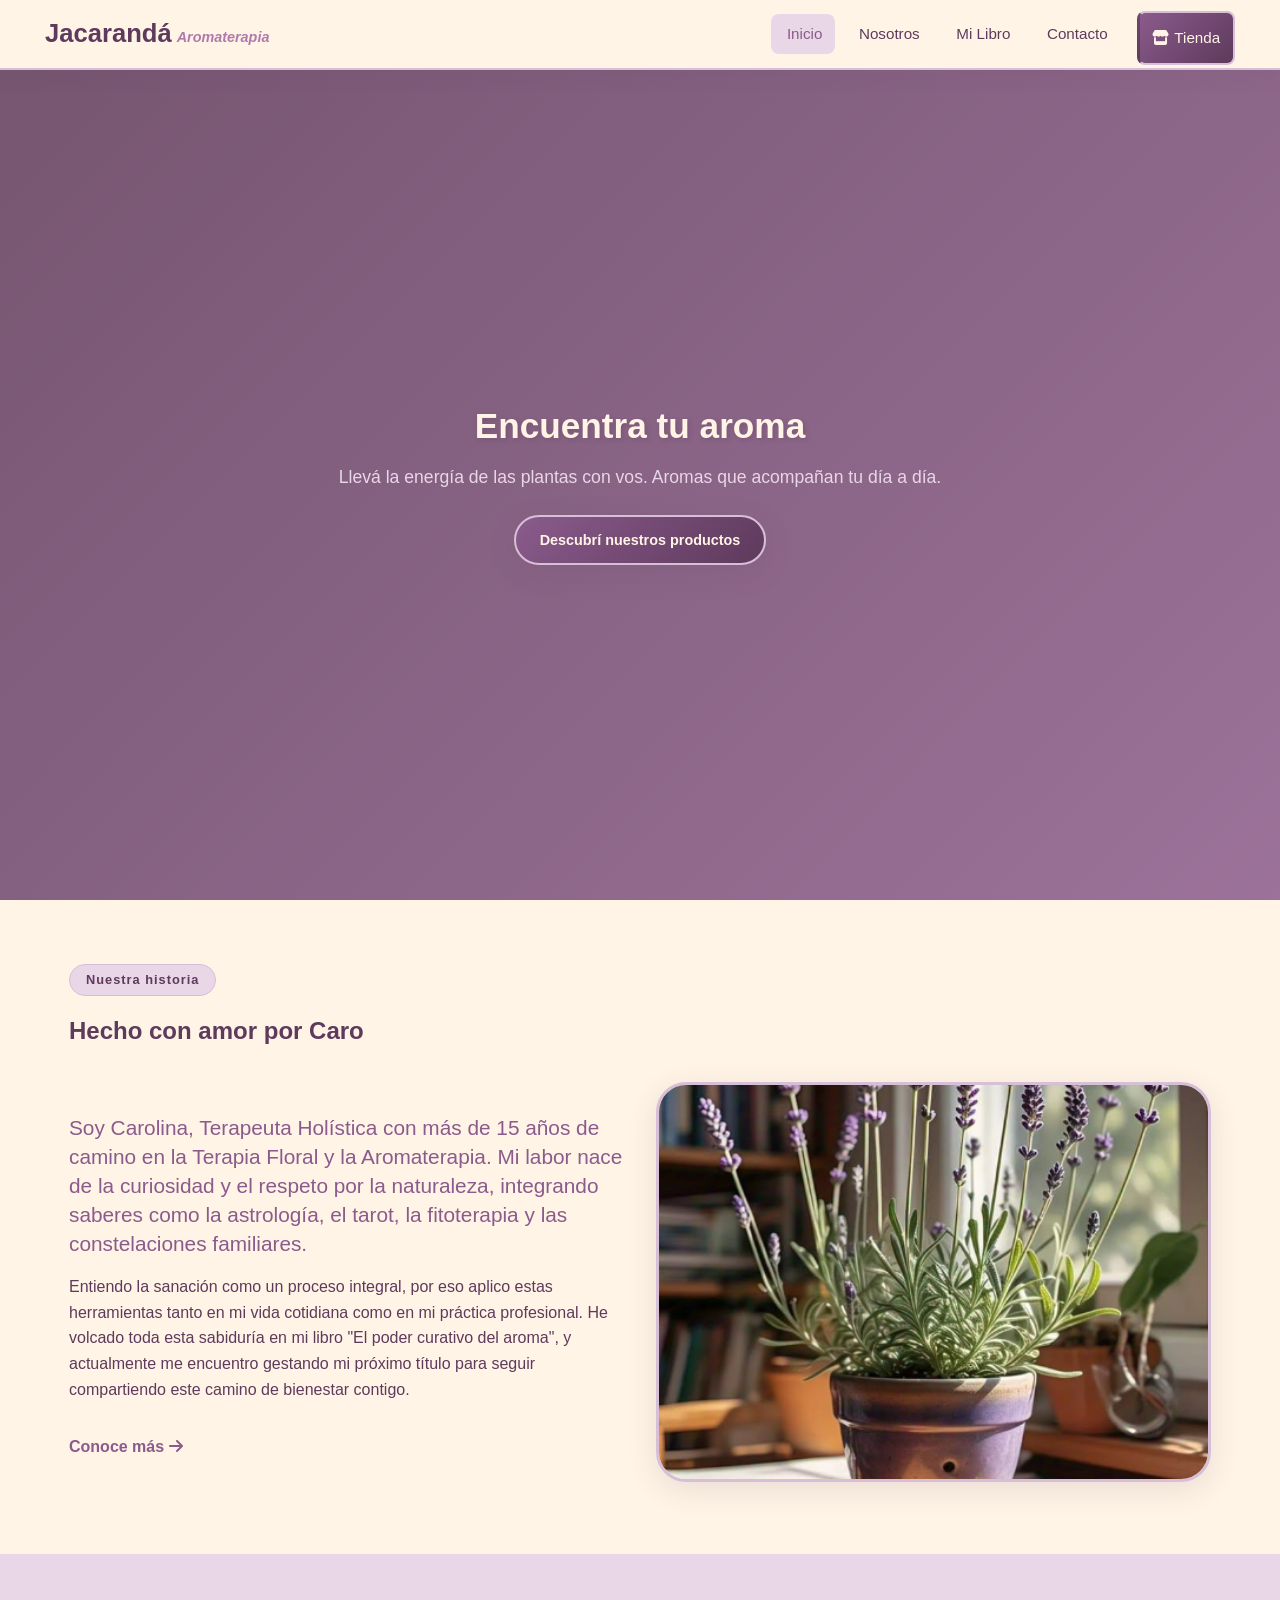
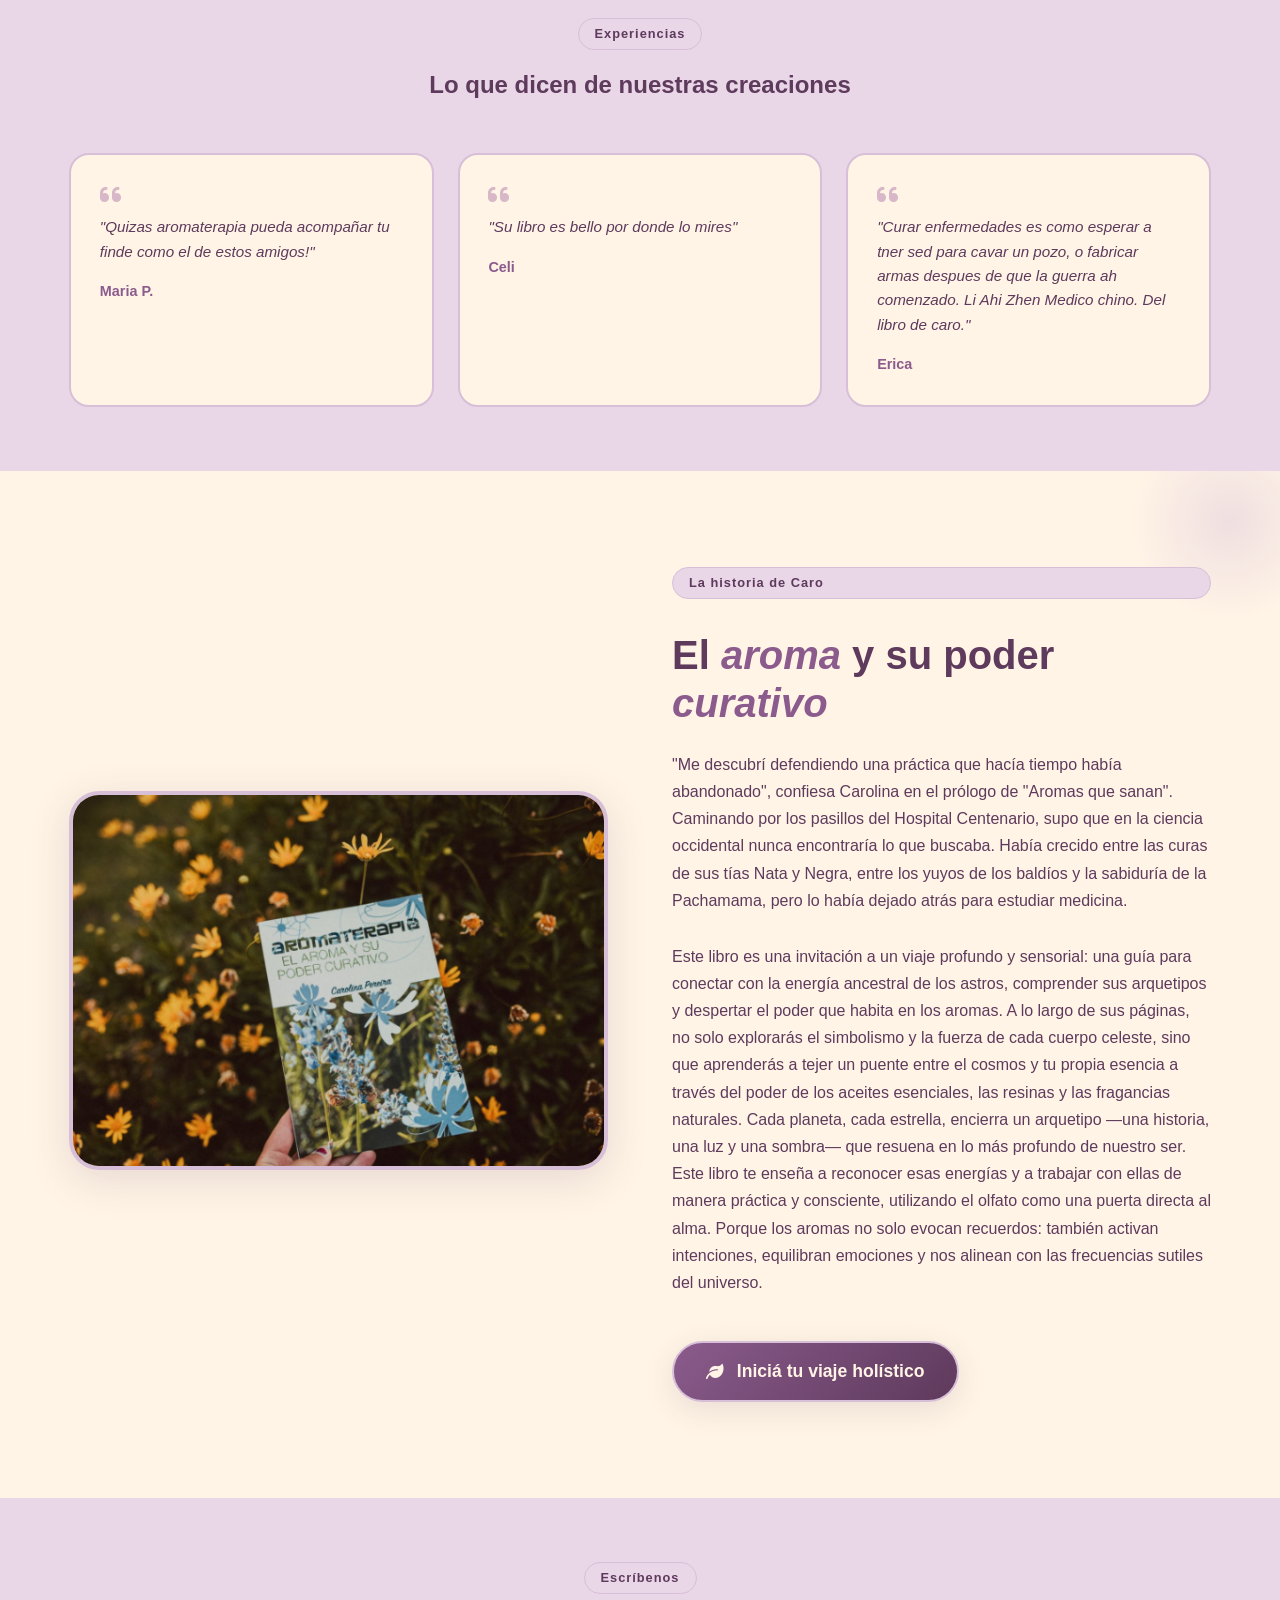
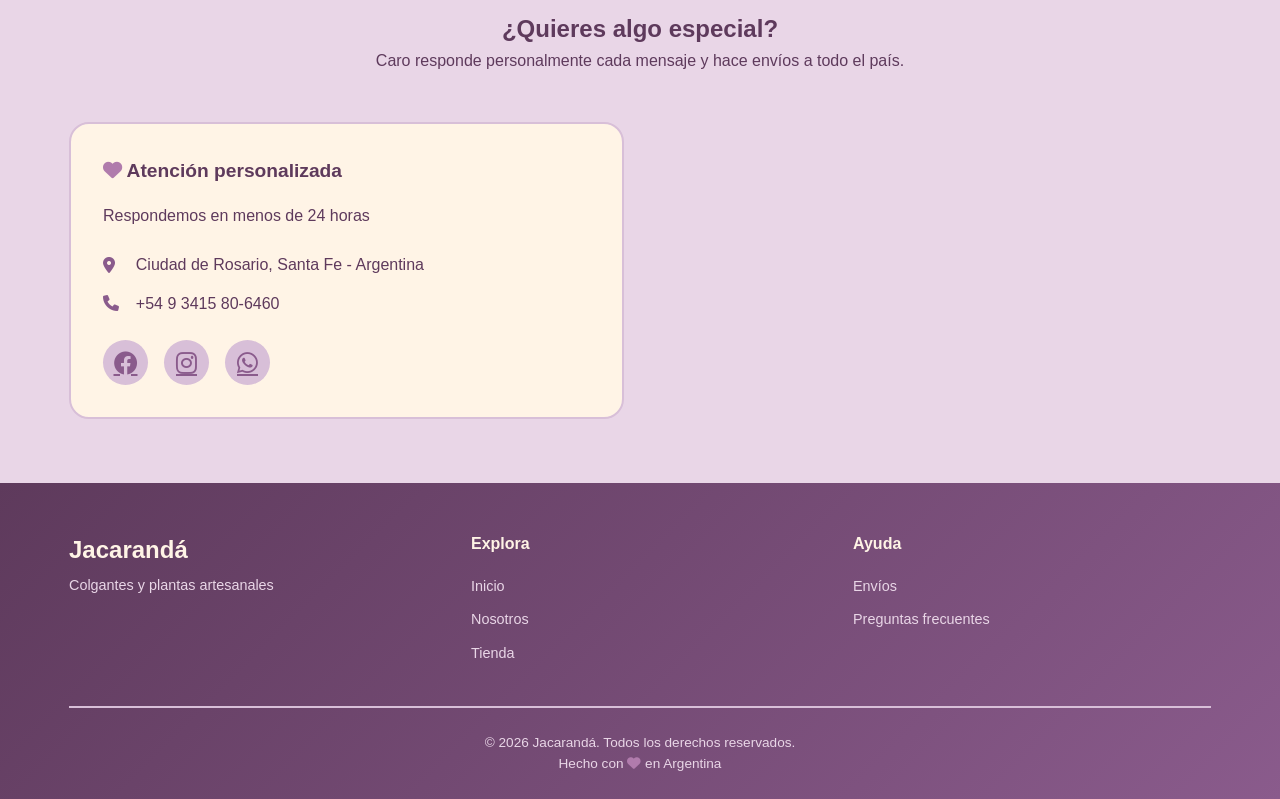
<file: index.html>
<!DOCTYPE html>
<html lang="es">
<head>
    <meta charset="UTF-8">
    <meta name="viewport" content="width=device-width, initial-scale=1.0, maximum-scale=1.0, user-scalable=yes">
    <title>Jacaranda - Aromaterapia Artesanal</title>
    <link rel="stylesheet" href="./css/styles.css">
    <!-- Font Awesome -->
    <link rel="stylesheet" href="https://cdnjs.cloudflare.com/ajax/libs/font-awesome/6.0.0/css/all.min.css">
</th>
</head>
<body>
    <!-- ===== HEADER ===== -->
    <header>
        <div class="container">
            <div class="logo">
                <h1>Jacarandá<span>Aromaterapia</span></h1>
            </div>
            
            <button class="menu-toggle" id="menuToggle">
                <i class="fas fa-bars"></i>
            </button>

            <nav class="nav-menu" id="navMenu">
                <button class="menu-close" id="menuClose">
                    <i class="fas fa-times"></i>
                </button>
                <ul>
                    <li><a href="index.html" class="menu-link active">Inicio</a></li>
                    <li><a href="#nosotros">Nosotros</a></li>
                    <li><a href="#libro-caro">Mi Libro</a></li>
                    <li><a href="#contacto">Contacto</a></li>
                    <li><a href="tienda.html" class="menu-link-tienda">
                        <i class="fas fa-store"></i> Tienda
                    </a></li>
                </ul>
            </nav>
        </div>
    </header>

    <!-- ===== HERO ===== -->
    <section id="inicio" class="hero">
        <div class="container">
            <div class="hero-content">
                <h2>Encuentra tu aroma</h2>
                <p>Llevá la energía de las plantas con vos. Aromas que acompañan tu día a día.</p>
                <a href="tienda.html" class="btn">Descubrí nuestros productos</a>
            </div>
        </div>
    </section>

        <!-- ===== NOSOTROS ===== -->
    <section id="nosotros" class="nosotros">
        <div class="container">
            <div class="nosotros-content">
                <span class="seccion-etiqueta">Nuestra historia</span>
                <h2>Hecho con <span class="destacado">amor</span> por Caro</h2>
                <div class="nosotros-grid">
                    <div class="nosotros-texto">
                        <p class="grande">​Soy Carolina, Terapeuta Holística con más de 15 años de camino en la Terapia Floral y la Aromaterapia. Mi labor nace de la curiosidad y el respeto por la naturaleza, integrando saberes como la astrología, el tarot, la fitoterapia y las constelaciones familiares.</p>
                        <p>​Entiendo la sanación como un proceso integral, por eso aplico estas herramientas tanto en mi vida cotidiana como en mi práctica profesional. He volcado toda esta sabiduría en mi libro "El poder curativo del aroma", y actualmente me encuentro gestando mi próximo título para seguir compartiendo este camino de bienestar contigo.</p>
                        <a href="#contacto" class="btn-link">Conoce más <i class="fas fa-arrow-right"></i></a>
                    </div>
                    <div class="nosotros-imagen">
                        <img src="./recursos/Captura.PNG" alt="Elaboración artesanal de atados y colgantes">
                    </div>
                </div>
            </div>
        </div>
    </section>

    

    <!-- ===== TESTIMONIOS ===== -->
    <section class="testimonios">
        <div class="container">
            <div class="testimonios-header">
                <span class="seccion-etiqueta">Experiencias</span>
                <h2>Lo que dicen de nuestras creaciones</h2>
            </div>
            <div class="testimonios-grid">
                <div class="testimonio-card">
                    <i class="fas fa-quote-left"></i>
                    <p>"Quizas aromaterapia pueda acompañar tu finde como el de estos amigos!"</p>
                    <div class="testimonio-autor">
                        <strong>Maria P.</strong>
                    </div>
                </div>
                <div class="testimonio-card">
                    <i class="fas fa-quote-left"></i>
                    <p>"Su libro es bello por donde lo mires"</p>
                    <div class="testimonio-autor">
                        <strong>Celi</strong>
                    </div>
                </div>
                <div class="testimonio-card">
                    <i class="fas fa-quote-left"></i>
                    <p>"Curar enfermedades es como esperar a tner sed para cavar un pozo, o fabricar armas despues de que la guerra ah comenzado. Li Ahi Zhen Medico chino. Del libro de caro."</p>
                    <div class="testimonio-autor">
                        <strong>Erica</strong>
                    </div>
                </div>
            </div>
        </div>
    </section>

       <!-- ===== LIBRO DE CARO ===== -->
    <section id="libro-caro" class="libro-caro">
    <div class="container">
        <div class="libro-grid">
            <div class="libro-imagen">
                <img src="./recursos/Libro.PNG" alt="Portada del libro de Caro: Aromas que sanan">
            </div>
            <div class="libro-contenido">
                <span class="seccion-etiqueta">La historia de Caro</span>
                <h2>El <span class="destacado">aroma</span> y su poder <span class="destacado">curativo</span></h2>
                <p class="libro-descripcion">
                    "Me descubrí defendiendo una práctica que hacía tiempo había abandonado", confiesa Carolina en el prólogo de "Aromas que sanan". Caminando por los pasillos del Hospital Centenario, supo que en la ciencia occidental nunca encontraría lo que buscaba. Había crecido entre las curas de sus tías Nata y Negra, entre los yuyos de los baldíos y la sabiduría de la Pachamama, pero lo había dejado atrás para estudiar medicina.
                </p>
                <p class="libro-descripcion">
                    Este libro es una invitación a un viaje profundo y sensorial: una guía para conectar con la energía ancestral de los astros, comprender sus arquetipos y despertar el poder que habita en los aromas. A lo largo de sus páginas, no solo explorarás el simbolismo y la fuerza de cada cuerpo celeste, sino que aprenderás a tejer un puente entre el cosmos y tu propia esencia a través del poder de los aceites esenciales, las resinas y las fragancias naturales. Cada planeta, cada estrella, encierra un arquetipo —una historia, una luz y una sombra— que resuena en lo más profundo de nuestro ser. Este libro te enseña a reconocer esas energías y a trabajar con ellas de manera práctica y consciente, utilizando el olfato como una puerta directa al alma. Porque los aromas no solo evocan recuerdos: también activan intenciones, equilibran emociones y nos alinean con las frecuencias sutiles del universo.
                </p>
                <a href="tienda.html" class="btn btn-libro">
                    <i class="fas fa-leaf"></i> Iniciá tu viaje holístico
                </a>
            </div>
        </div>
    </div>
</section>

        <!-- ===== CONTACTO ===== -->
    <section id="contacto" class="contacto">
        <div class="container">
            <div class="contacto-header">
                <span class="seccion-etiqueta">Escríbenos</span>
                <h2>¿Quieres algo especial?</h2>
                <p class="subtitulo">Caro responde personalmente cada mensaje y hace envíos a todo el país.</p>
            </div>
            <div class="contacto-grid">
                <div class="contacto-info">
                    <div class="contacto-card">
                        <h3><i class="fas fa-heart" style="color: var(--jacaranda-claro);"></i> Atención personalizada</h3>
                        <p>Respondemos en menos de 24 horas</p>
                        <div class="contacto-detalles">
                            <p><i class="fas fa-map-marker-alt"></i> Ciudad de Rosario, Santa Fe - Argentina</p>
                            <p><i class="fas fa-phone"></i> +54 9 3415 80-6460</p>
                        </div>
                        <div class="redes-sociales">
                            <a href="https://www.facebook.com/caro.pe.758"><i class="fab fa-facebook"></i></a>
                            <a href="https://www.instagram.com/jacaranda_carolina_pereira?igsh=MXhta3Y1Nnh4bXFneg=="><i class="fab fa-instagram"></i></a>
                            <a href="https://wa.me/5493415806460?text=Hola%21%20Quiero%20consultar%20sobre%20sus%20colgantes%20y%20atados%20medicinales"><i class="fab fa-whatsapp"></i></a>
                        </div>
                    </div>
                </div>
            </div>
        </div>
    </section>

        <!-- ===== FOOTER ===== -->
    <footer>
        <div class="container">
            <div class="footer-content">
                <div class="footer-logo">
                    <h3>Jacarandá</h3>
                    <p>Colgantes y plantas artesanales</p>
                </div>
                <div class="footer-links">
                    <div class="footer-col">
                        <h4>Explora</h4>
                        <ul>
                            <li><a href="index.html">Inicio</a></li>
                            <li><a href="#nosotros">Nosotros</a></li>
                            <li><a href="tienda.html">Tienda</a></li>
                        </ul>
                    </div>
                    <div class="footer-col">
                        <h4>Ayuda</h4>
                        <ul>
                            <li><a href="https://wa.me/5493415806460?text=Hola%21%20Quiero%20consultar%20sobre%20sus%20productos%20de%20aromaterapia">Envíos</a></li>
                            <li><a href="https://wa.me/5493415806460?text=Hola%21%20Quiero%20consultar%20sobre%20sus%20productos%20de%20aromaterapia">Preguntas frecuentes</a></li>
                        </ul>
                    </div>
                </div>
            </div>
            <div class="footer-bottom">
                <p>&copy; 2026 Jacarandá. Todos los derechos reservados.</p>
                <p>Hecho con <i class="fas fa-heart" style="color: var(--jacaranda-claro);"></i> en Argentina</p>
            </div>
        </div>
    </footer>

    <script src="./scripts/productos.js"></script>
    <script src="./scripts/script.js"></script>
</body>
</html>
</file>
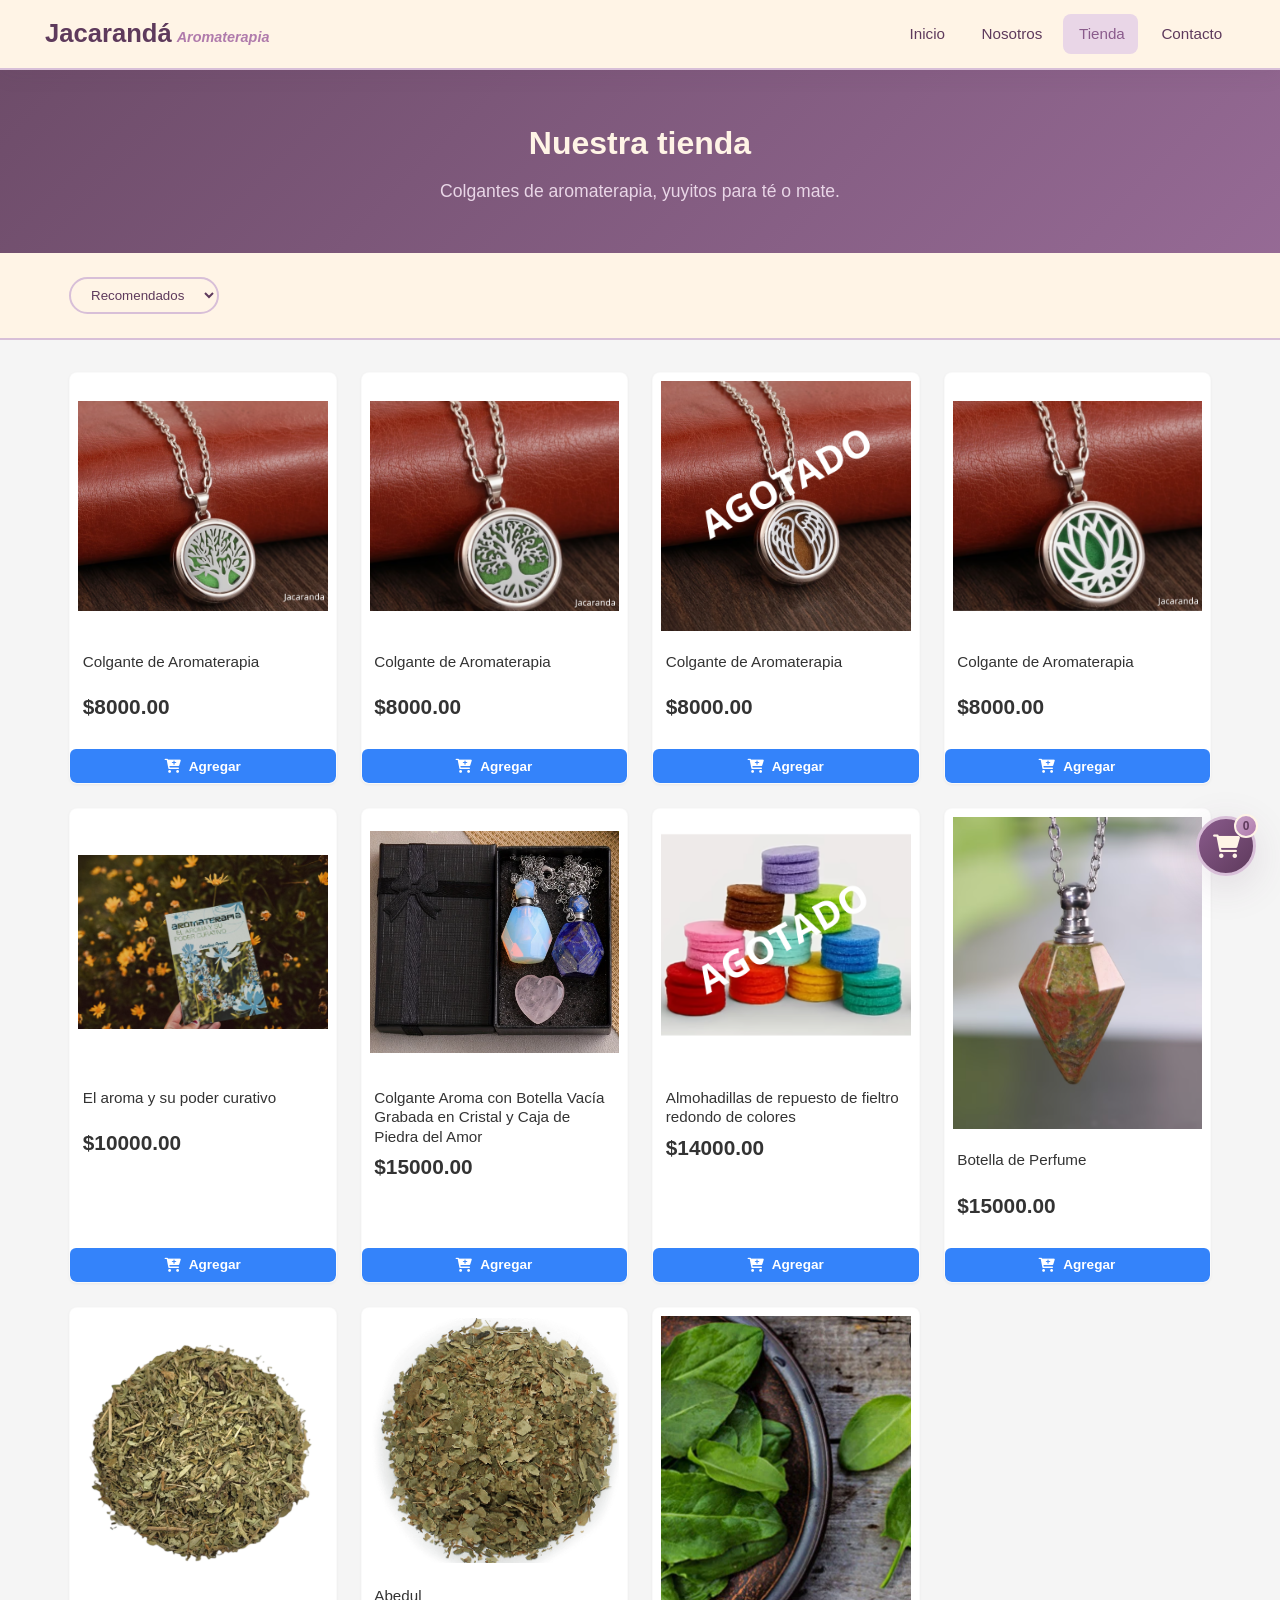
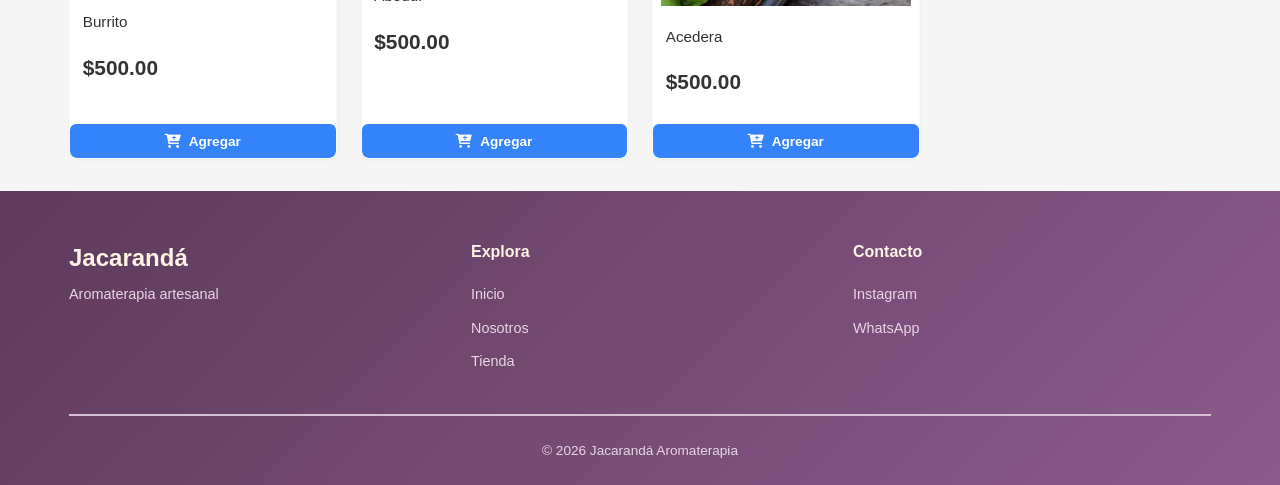
<file: tienda.html>
<!DOCTYPE html>
<html lang="es">
<head>
    <meta charset="UTF-8">
    <meta name="viewport" content="width=device-width, initial-scale=1.0, maximum-scale=1.0, user-scalable=yes">
    <title>Tienda Jacarandá - Aceites esenciales artesanales</title>
    <link rel="stylesheet" href="./css/styles.css">
    <!-- Font Awesome -->
    <link rel="stylesheet" href="https://cdnjs.cloudflare.com/ajax/libs/font-awesome/6.0.0/css/all.min.css">
</head>
<body>
    <!-- ===== HEADER ===== -->
    <header>
        <div class="container">
            <div class="logo">
                <h1>Jacarandá<span>Aromaterapia</span></h1>
            </div>
            
            <button class="menu-toggle" id="menuToggle">
                <i class="fas fa-bars"></i>
            </button>

            <nav class="nav-menu" id="navMenu">
                <button class="menu-close" id="menuClose">
                    <i class="fas fa-times"></i>
                </button>
                <ul>
                    <li><a href="index.html" class="menu-link">Inicio</a></li>
                    <li><a href="index.html#nosotros">Nosotros</a></li>
                    <li><a href="tienda.html" class="menu-link active">Tienda</a></li>
                    <li><a href="index.html#contacto">Contacto</a></li>
                </ul>
            </nav>
        </div>
    </header>

    <!-- ===== CARRITO FLOTANTE ===== -->
    <div class="cart-floating" id="cartFloating">
        <button class="cart-toggle" id="cartToggle">
            <i class="fas fa-shopping-cart"></i>
            <span class="cart-count" id="cartCount">0</span>
        </button>
        
        <div class="cart-panel" id="cartPanel">
            <div class="cart-header">
                <h3>Mi carrito</h3>
                <button class="cart-close" id="cartClose">
                    <i class="fas fa-times"></i>
                </button>
            </div>
            <div class="cart-items" id="cartItems">
                <p class="cart-empty">Tu carrito está vacío</p>
            </div>
            <div class="cart-footer">
                <div class="cart-total">
                    <span>Total:</span>
                    <span id="cartTotal">$0.00</span>
                </div>
                <button class="btn btn-primary" id="checkoutBtn">
                    <i class="fas fa-check-circle"></i> Finalizar compra
                </button>
            </div>
        </div>
    </div>

        <!-- ===== HERO TIENDA ===== -->
    <section class="hero-tienda">
        <div class="container">
            <div class="hero-tienda-content">
                <h1>Nuestra tienda</h1>
                <p>Colgantes de aromaterapia, yuyitos para té o mate.</p>
            </div>
        </div>
    </section>

    <!-- ===== FILTROS ===== -->
    <section class="filtros">
        <div class="container">
            <div class="filtros-wrapper">
                <div class="ordenar">
                    <select id="ordenarPor">
                        <option value="recomendados">Recomendados</option>
                        <option value="menor-precio">Menor precio</option>
                        <option value="mayor-precio">Mayor precio</option>
                    </select>
                </div>
            </div>
        </div>
    </section>

    <!-- ===== PRODUCTOS GRID ===== -->
    <section class="tienda-productos">
        <div class="container">
            <div class="productos-grid" id="productosGrid"></div>
            
            <!-- Cargando... -->
            <div class="cargando" id="cargando" style="display: none;">
                <i class="fas fa-spinner fa-spin"></i> Cargando productos...
            </div>
        </div>
    </section>

    <!-- ===== FOOTER ===== -->
    <footer>
        <div class="container">
            <div class="footer-content">
                <div class="footer-logo">
                    <h3>Jacarandá</h3>
                    <p>Aromaterapia artesanal</p>
                </div>
                <div class="footer-links">
                    <div class="footer-col">
                        <h4>Explora</h4>
                        <ul>
                            <li><a href="index.html">Inicio</a></li>
                            <li><a href="index.html#nosotros">Nosotros</a></li>
                            <li><a href="tienda.html">Tienda</a></li>
                        </ul>
                    </div>
                    <div class="footer-col">
                        <h4>Contacto</h4>
                        <ul>
                            <li><a href="https://www.instagram.com/jacaranda_carolina_pereira?igsh=MXhta3Y1Nnh4bXFneg==">Instagram</a></li>
                            <li><a href="https://wa.me/5493415806460?text=Hola%21%20Quiero%20consultar%20sobre%20sus%20productos%20de%20aromaterapia">WhatsApp</a></li>
                        </ul>
                    </div>
                </div>
            </div>
            <div class="footer-bottom">
                <p>&copy; 2026 Jacarandá Aromaterapia</p>
            </div>
        </div>
    </footer>

    <script src="./scripts/productos.js"></script>
    <script src="./scripts/script.js"></script>
</body>
</html>
</file>
<file: css/styles.css>
/* ===== RESET Y VARIABLES ===== */
* {
    margin: 0;
    padding: 0;
    box-sizing: border-box;
}

:root {
    /* Paleta Jacarandá */
    --blanco-crema: #FFF4E6;
    --lila-niebla: #E9D6E7;
    --lavanda-flor: #D8BFD8;
    --violeta-dulce: #C8A2C8;
    --jacaranda-claro: #B07BAC;
    --purpura-flor: #8A5B8C;
    --violeta-profundo: #5E3A5C;
    
    /* Sombras */
    --sombra-suave: 0 5px 20px rgba(94, 58, 92, 0.08);
    --sombra-media: 0 8px 30px rgba(94, 58, 92, 0.12);
    --sombra-fuerte: 0 10px 40px rgba(94, 58, 92, 0.15);
    
    /* Tipografía */
    --fuente-principal: 'Segoe UI', Tahoma, Geneva, Verdana, sans-serif;
}

body {
    font-family: var(--fuente-principal);
    line-height: 1.6;
    color: var(--violeta-profundo);
    background-color: var(--blanco-crema);
    overflow-x: hidden;
}

.container {
    width: 90%;
    max-width: 1200px;
    margin: 0 auto;
    padding: 0 5px;
}

/* ===== HEADER ===== */
header {
    background-color: var(--blanco-crema);
    box-shadow: var(--sombra-suave);
    position: sticky;
    top: 0;
    z-index: 90;
    height: 70px;
    display: flex;
    align-items: center;
    border-bottom: 2px solid var(--lavanda-flor);
}

header .container {
    display: flex;
    justify-content: space-between;
    align-items: center;
    width: 100%;
    height: 100%; /* Asegura que ocupe todo el alto del header */
}

.logo {
    display: flex;
    align-items: center;
    height: 100%;
}

.logo h1 {
    font-size: 1.3rem;
    color: var(--violeta-profundo);
    font-weight: 700;
    margin: 0;
    line-height: 1;
}

.logo span {
    color: var(--jacaranda-claro);
    font-style: italic;
    margin-left: 5px;
    font-size: 0.9rem;
}

/* ===== MENÚ HAMBURGUESA ===== */
.menu-toggle {
    background: none;
    border: 2px solid var(--lavanda-flor);
    font-size: 1.4rem;
    color: var(--purpura-flor);
    cursor: pointer;
    padding: 0.4rem 0.6rem;
    border-radius: 8px;
    transition: all 0.3s;
}

.menu-toggle:hover {
    background-color: var(--lila-niebla);
    border-color: var(--jacaranda-claro);
}

.menu-close {
    background: var(--lila-niebla);
    border: none;
    font-size: 1.4rem;
    color: var(--violeta-profundo);
    cursor: pointer;
    position: absolute;
    top: 1rem;
    right: 1rem;
    width: 40px;
    height: 40px;
    border-radius: 50%;
    display: flex;
    align-items: center;
    justify-content: center;
}

.nav-menu {
    position: fixed;
    top: 0;
    left: -100%;
    width: 85%;
    max-width: 350px;
    height: 100vh;
    background-color: var(--blanco-crema);
    box-shadow: var(--sombra-fuerte);
    padding: 4rem 2rem;
    transition: left 0.3s ease-in-out;
    z-index: 1000;
    border-right: 3px solid var(--lavanda-flor);
}

.nav-menu.active {
    left: 0;
}

.nav-menu ul {
    list-style: none;
    display: flex;
    flex-direction: column;
    gap: 1.5rem;
}

.nav-menu a {
    text-decoration: none;
    color: var(--violeta-profundo);
    font-size: 1.1rem;
    font-weight: 500;
    transition: all 0.3s;
    display: block;
    padding: 0.5rem 1rem;
    border-radius: 8px;
    border-left: 3px solid transparent;
}

.nav-menu a:hover,
.nav-menu a.active {
    color: var(--purpura-flor);
    background-color: var(--lila-niebla);
    border-left: 3px solid var(--jacaranda-claro);
    padding-left: 1.5rem;
}

.menu-link-tienda {
    background: linear-gradient(135deg, var(--purpura-flor), var(--violeta-profundo));
    color: var(--blanco-crema) !important;
    border-left: none !important;
    text-align: center;
}

.menu-link-tienda i {
    margin-right: 5px;
}

/* ===== HERO - PÁGINA PRINCIPAL ===== */
.hero {
    background: linear-gradient(135deg, rgba(94, 58, 92, 0.85), rgba(138, 91, 140, 0.85)), 
                url('https://www.viveropullally.cl/wp-content/uploads/2017/11/Jacaranda-mimosifolia_-1-1200x1200.jpg');
    background-size: cover;
    background-position: center;
    color: var(--blanco-crema);
    padding: 0;
    text-align: center;
    position: relative;
    display: flex;
    align-items: center;
    justify-content: center;
    min-height: calc(100vh - 70px);
}

.hero-content {
    width: 100%;
    padding: 2rem 0;
}

.hero-content h2 {
    font-size: 1.8rem;
    margin-bottom: 1rem;
    line-height: 1.2;
    color: var(--blanco-crema);
    text-shadow: 2px 2px 4px rgba(94, 58, 92, 0.3);
}

.hero-content p {
    font-size: 1rem;
    margin-bottom: 1.5rem;
    color: var(--lila-niebla);
}

/* ===== SECCIÓN ETIQUETA ===== */
.seccion-etiqueta {
    display: inline-block;
    background-color: var(--lila-niebla);
    color: var(--violeta-profundo);
    padding: 0.3rem 1rem;
    border-radius: 50px;
    font-size: 0.8rem;
    font-weight: 600;
    letter-spacing: 1px;
    margin-bottom: 1rem;
    border: 1px solid var(--lavanda-flor);
}

/* ===== NOSOTROS ===== */
.nosotros {
    padding: 4rem 0;
    background-color: var(--blanco-crema);
}

.nosotros-grid {
    display: grid;
    grid-template-columns: 1fr;
    gap: 2rem;
    margin-top: 2rem;
}

.nosotros-texto p.grande {
    font-size: 1.3rem;
    font-weight: 500;
    color: var(--purpura-flor);
    margin-bottom: 1rem;
    line-height: 1.4;
}

.nosotros-texto p {
    margin-bottom: 1rem;
    color: var(--violeta-profundo);
}

.nosotros-imagen img {
    width: 100%;
    height: 400px;
    object-fit: cover;
    border-radius: 30px;
    border: 3px solid var(--lavanda-flor);
    box-shadow: var(--sombra-media);
}

.btn-link {
    display: inline-block;
    color: var(--purpura-flor);
    text-decoration: none;
    font-weight: 600;
    margin-top: 1rem;
    transition: all 0.3s;
}

.btn-link i {
    transition: transform 0.3s;
}

.btn-link:hover {
    color: var(--violeta-profundo);
}

.btn-link:hover i {
    transform: translateX(5px);
}

/* ===== TESTIMONIOS ===== */
.testimonios {
    padding: 4rem 0;
    background-color: var(--lila-niebla);
}

.testimonios-header {
    text-align: center;
    margin-bottom: 3rem;
}

.testimonios-grid {
    display: grid;
    grid-template-columns: 1fr;
    gap: 1.5rem;
}

.testimonio-card {
    background-color: var(--blanco-crema);
    padding: 1.8rem;
    border-radius: 20px;
    border: 2px solid var(--lavanda-flor);
    position: relative;
}

.testimonio-card i {
    color: var(--jacaranda-claro);
    font-size: 1.5rem;
    opacity: 0.5;
    margin-bottom: 0.5rem;
}

.testimonio-card p {
    color: var(--violeta-profundo);
    font-size: 0.95rem;
    margin-bottom: 1rem;
    font-style: italic;
}

.testimonio-autor {
    display: flex;
    flex-direction: column;
}

.testimonio-autor strong {
    color: var(--purpura-flor);
    font-size: 0.9rem;
}

.testimonio-autor span {
    color: var(--jacaranda-claro);
    font-size: 0.8rem;
}

/* ===== CONTACTO ===== */
.contacto {
    padding: 4rem 0;
    background-color: var(--lila-niebla);
}

.contacto-header {
    text-align: center;
    margin-bottom: 3rem;
}

.contacto-grid {
    display: grid;
    grid-template-columns: 1fr;
    gap: 2rem;
}

.contacto-card {
    background-color: var(--blanco-crema);
    padding: 2rem;
    border-radius: 20px;
    border: 2px solid var(--lavanda-flor);
}

.contacto-card h3 {
    color: var(--violeta-profundo);
    margin-bottom: 1rem;
    font-size: 1.2rem;
}

.contacto-detalles {
    margin: 1.5rem 0;
}

.contacto-detalles p {
    margin-bottom: 0.8rem;
    display: flex;
    align-items: center;
    gap: 0.8rem;
    color: var(--violeta-profundo);
}

.contacto-detalles i {
    color: var(--purpura-flor);
    width: 20px;
}

.redes-sociales {
    display: flex;
    gap: 1rem;
}

.redes-sociales a {
    color: var(--purpura-flor);
    font-size: 1.5rem;
    width: 45px;
    height: 45px;
    border-radius: 50%;
    background-color: var(--lavanda-flor);
    display: flex;
    align-items: center;
    justify-content: center;
    transition: all 0.3s;
}

.redes-sociales a:hover {
    color: var(--blanco-crema);
    background: linear-gradient(135deg, var(--purpura-flor), var(--violeta-profundo));
    transform: translateY(-3px) rotate(360deg);
}

.contacto-form {
    background-color: var(--blanco-crema);
    padding: 2rem;
    border-radius: 20px;
    border: 2px solid var(--lavanda-flor);
}

.contacto-form form {
    display: flex;
    flex-direction: column;
    gap: 1rem;
}

.contacto-form input,
.contacto-form textarea {
    padding: 0.8rem 1rem;
    background-color: var(--lila-niebla);
    border: 2px solid var(--lavanda-flor);
    border-radius: 12px;
    font-family: inherit;
    font-size: 0.95rem;
    color: var(--violeta-profundo);
}

.contacto-form input:focus,
.contacto-form textarea:focus {
    outline: none;
    border-color: var(--purpura-flor);
    background-color: var(--blanco-crema);
}

.btn-enviar {
    width: 100%;
    background: linear-gradient(135deg, var(--purpura-flor), var(--violeta-profundo));
    color: var(--blanco-crema);
    border: 2px solid var(--lavanda-flor);
}

/* ===== NEWSLETTER ===== */
.newsletter {
    padding: 3rem 0;
    background: linear-gradient(135deg, var(--violeta-profundo), var(--purpura-flor));
    color: var(--blanco-crema);
    text-align: center;
}

.newsletter-contenido h2 {
    font-size: 1.5rem;
    margin-bottom: 0.5rem;
}

.newsletter-contenido p {
    margin-bottom: 1.5rem;
    color: var(--lila-niebla);
}

.newsletter-form {
    display: flex;
    flex-direction: column;
    gap: 0.5rem;
    max-width: 500px;
    margin: 0 auto;
}

.newsletter-form input {
    padding: 0.8rem 1rem;
    border: 2px solid var(--lavanda-flor);
    border-radius: 30px;
    font-family: inherit;
    background-color: var(--blanco-crema);
}

.texto-pequeño {
    font-size: 0.8rem;
    margin-top: 0.5rem;
    opacity: 0.8;
}

/* ===== HERO TIENDA ===== */
.hero-tienda {
    background: linear-gradient(135deg, rgba(94, 58, 92, 0.9), rgba(138, 91, 140, 0.9));
    padding: 3rem 0;
    text-align: center;
    color: var(--blanco-crema);
}

.hero-tienda-content h1 {
    font-size: 2rem;
    margin-bottom: 0.5rem;
}

.hero-tienda-content p {
    color: var(--lila-niebla);
    font-size: 1.1rem;
}

/* ===== FILTROS ===== */
.filtros {
    padding: 1.5rem 0;
    background-color: var(--blanco-crema);
    border-bottom: 2px solid var(--lavanda-flor);
}

.filtros-wrapper {
    display: flex;
    flex-direction: column;
    gap: 1rem;
}

.filtros-tabs {
    display: flex;
    gap: 0.5rem;
    overflow-x: auto;
    padding-bottom: 0.5rem;
}

.filtro-btn {
    padding: 0.5rem 1.2rem;
    background-color: var(--lila-niebla);
    border: 2px solid var(--lavanda-flor);
    border-radius: 30px;
    color: var(--violeta-profundo);
    font-weight: 600;
    cursor: pointer;
    transition: all 0.3s;
    white-space: nowrap;
}

.filtro-btn.active,
.filtro-btn:hover {
    background: linear-gradient(135deg, var(--purpura-flor), var(--violeta-profundo));
    color: var(--blanco-crema);
    border-color: var(--blanco-crema);
}

.ordenar select {
    padding: 0.5rem 1rem;
    background-color: var(--blanco-crema);
    border: 2px solid var(--lavanda-flor);
    border-radius: 30px;
    color: var(--violeta-profundo);
    font-weight: 500;
    cursor: pointer;
    width: 100%;
}

/* ===== TIENDA PRODUCTOS - ESTILO MERCADO LIBRE ===== */
.tienda-productos {
    padding: 2rem 0;
    background-color: #f5f5f5; /* Fondo gris muy suave como ML */
}

.productos-grid {
    display: grid;
    grid-template-columns: repeat(2, 1fr);
    gap: 1rem;
    margin: 0 auto;
}

.producto-card {
    background: white;
    border-radius: 8px;
    overflow: hidden;
    transition: all 0.2s ease;
    position: relative;
    display: flex;
    flex-direction: column;
    box-shadow: 0 1px 3px rgba(0,0,0,0.05);
    border: 1px solid rgba(0,0,0,0.02);
}

.producto-card:hover {
    box-shadow: 0 8px 16px rgba(0,0,0,0.05);
    border-color: rgba(0,0,0,0.04);
    transform: translateY(-2px);
}

/* Enlace completo del producto */
.producto-link {
    text-decoration: none;
    color: inherit;
    display: flex;
    flex-direction: column;
    height: 100%;
}

/* Imagen - Contenedor cuadrado perfecto */
.producto-img {
    width: 100%;
    aspect-ratio: 1 / 1;
    background-color: white;
    display: flex;
    align-items: center;
    justify-content: center;
    padding: 0.5rem;
    position: relative;
}

.producto-img img {
    width: 100%;
    height: 100%;
    object-fit: contain; /* IMPORTANTE: contain para que se vea el producto completo */
    transition: transform 0.2s ease;
}

.producto-card:hover .producto-img img {
    transform: scale(1.02);
}

/* Etiquetas/Badges */
.producto-badge {
    position: absolute;
    top: 10px;
    left: 10px;
    background-color: #3483fa; /* Azul Mercado Libre */
    color: white;
    padding: 0.2rem 0.6rem;
    border-radius: 4px;
    font-size: 0.7rem;
    font-weight: 600;
    z-index: 2;
    text-transform: uppercase;
    letter-spacing: 0.5px;
}

.producto-badge-oferta {
    background-color: #00a650; /* Verde Mercado Libre */
}

/* Información del producto */
.producto-info {
    padding: 0.8rem 0.8rem 1rem;
    background: white;
    display: flex;
    flex-direction: column;
    gap: 0.2rem;
}

/* Título - 2 líneas máx */
.producto-info h3 {
    color: #333;
    font-size: 0.9rem;
    font-weight: 400;
    line-height: 1.3;
    margin: 0 0 0.2rem;
    display: -webkit-box;
    -webkit-box-orient: vertical;
    overflow: hidden;
    min-height: 2.2rem;
}

/* Descripción oculta en tarjeta (solo para ML) */
.descripcion {
    display: none;
}

/* Precios */
.producto-precio {
    margin: 0.2rem 0;
}

.precio-actual {
    font-size: 1.2rem;
    font-weight: 600;
    color: #333;
    line-height: 1;
}

.precio-anterior {
    font-size: 0.8rem;
    color: #999;
    text-decoration: line-through;
    margin-left: 0.5rem;
}

/* Cuotas */
.producto-cuotas {
    font-size: 0.75rem;
    color: #00a650;
    font-weight: 500;
    margin: 0.1rem 0;
}

/* Envío gratis */
.producto-envio {
    font-size: 0.75rem;
    color: #00a650;
    font-weight: 600;
    display: flex;
    align-items: center;
    gap: 0.2rem;
    margin-top: 0.2rem;
}

.producto-envio i {
    font-size: 0.7rem;
}

/* Botón de agregar - Estilo Mercado Libre */
.btn-agregar {
    background: #3483fa; /* Azul ML */
    color: white;
    border: none;
    padding: 0.6rem;
    border-radius: 6px;
    font-size: 0.85rem;
    font-weight: 600;
    cursor: pointer;
    transition: all 0.2s;
    display: flex;
    align-items: center;
    justify-content: center;
    gap: 0.5rem;
    margin-top: 0.5rem;
    width: 100%;
}

.btn-agregar:hover {
    background: #2968c8; /* Azul ML más oscuro */
    transform: scale(1.01);
}

.btn-agregar i {
    font-size: 0.9rem;
}

/* Estado "Agregado" */
.btn-agregar.agregado {
    background: #00a650; /* Verde ML */
}

/* ===== RESPONSIVE MERCADO LIBRE ===== */
@media screen and (min-width: 480px) {
    .productos-grid {
        grid-template-columns: repeat(2, 1fr);
        gap: 1rem;
    }
}

@media screen and (min-width: 768px) {
    .productos-grid {
        grid-template-columns: repeat(3, 1fr);
        gap: 1.2rem;
    }
    
    .producto-info h3 {
        font-size: 0.95rem;
    }
    
    .precio-actual {
        font-size: 1.3rem;
    }
}

@media screen and (min-width: 1024px) {
    .productos-grid {
        grid-template-columns: repeat(4, 1fr);
        gap: 1.5rem;
    }
}

@media screen and (min-width: 1200px) {
    .productos-grid {
        grid-template-columns: repeat(5, 1fr); /* 5 productos en desktop grande como ML */
        gap: 1.5rem;
    }
}

/* ===== CARRITO ===== */
.cart-floating {
    position: fixed;
    bottom: 1.5rem;
    right: 1.5rem;
    z-index: 1001;
}

.cart-toggle {
    width: 60px;
    height: 60px;
    border-radius: 50%;
    background: linear-gradient(135deg, var(--purpura-flor), var(--violeta-profundo));
    border: 3px solid var(--lavanda-flor);
    color: var(--blanco-crema);
    font-size: 1.5rem;
    cursor: pointer;
    box-shadow: var(--sombra-fuerte);
    display: flex;
    align-items: center;
    justify-content: center;
    position: relative;
    transition: all 0.3s;
}

.cart-toggle:hover {
    transform: scale(1.1) rotate(5deg);
    border-color: var(--blanco-crema);
}

.cart-count {
    position: absolute;
    top: -5px;
    right: -5px;
    background: linear-gradient(135deg, var(--violeta-dulce), var(--jacaranda-claro));
    color: var(--violeta-profundo);
    border-radius: 50%;
    width: 24px;
    height: 24px;
    font-size: 0.75rem;
    display: flex;
    align-items: center;
    justify-content: center;
    font-weight: bold;
    border: 2px solid var(--blanco-crema);
}

.cart-panel {
    position: fixed;
    bottom: 6rem;
    right: 1.5rem;
    width: 90%;
    max-width: 350px;
    background-color: var(--blanco-crema);
    border-radius: 20px;
    box-shadow: var(--sombra-fuerte);
    padding: 1.2rem;
    display: none;
    border: 2px solid var(--lavanda-flor);
    z-index: 1002;
}

.cart-panel.active {
    display: block;
    animation: slideIn 0.3s ease;
}

@keyframes slideIn {
    from {
        opacity: 0;
        transform: translateY(20px);
    }
    to {
        opacity: 1;
        transform: translateY(0);
    }
}

.cart-header {
    display: flex;
    justify-content: space-between;
    align-items: center;
    margin-bottom: 1rem;
    padding-bottom: 0.5rem;
    border-bottom: 2px solid var(--lavanda-flor);
}

.cart-header h3 {
    color: var(--violeta-profundo);
    font-size: 1.1rem;
}

.cart-close {
    background: none;
    border: 2px solid var(--lavanda-flor);
    color: var(--violeta-profundo);
    cursor: pointer;
    width: 30px;
    height: 30px;
    border-radius: 50%;
    display: flex;
    align-items: center;
    justify-content: center;
}

.cart-close:hover {
    background-color: var(--lila-niebla);
    border-color: var(--jacaranda-claro);
}

.cart-items {
    max-height: 300px;
    overflow-y: auto;
    margin-bottom: 1rem;
}

.cart-item {
    display: flex;
    gap: 0.8rem;
    padding: 0.8rem 0;
    border-bottom: 1px solid var(--lavanda-flor);
}

.cart-item-img {
    width: 50px;
    height: 50px;
    border-radius: 10px;
    object-fit: cover;
    border: 2px solid var(--lavanda-flor);
}

.cart-item-info {
    flex: 1;
}

.cart-item-title {
    font-weight: 600;
    color: var(--violeta-profundo);
    font-size: 0.85rem;
}

.cart-item-price {
    color: var(--purpura-flor);
    font-weight: bold;
    font-size: 0.85rem;
}

.cart-item-quantity {
    display: flex;
    align-items: center;
    gap: 0.5rem;
    margin-top: 0.3rem;
}

.quantity-btn {
    background-color: var(--lila-niebla);
    border: 1px solid var(--lavanda-flor);
    width: 24px;
    height: 24px;
    border-radius: 5px;
    cursor: pointer;
    color: var(--violeta-profundo);
}

.quantity-btn:hover {
    background-color: var(--violeta-dulce);
    color: var(--blanco-crema);
}

.cart-item-remove {
    color: #ff6b6b;
    background: none;
    border: 1px solid #ff6b6b;
    border-radius: 5px;
    width: 24px;
    height: 24px;
    display: flex;
    align-items: center;
    justify-content: center;
    cursor: pointer;
}

.cart-empty {
    text-align: center;
    color: var(--jacaranda-claro);
    padding: 1.5rem 0;
}

.cart-footer {
    border-top: 2px solid var(--lavanda-flor);
    padding-top: 1rem;
}

.cart-total {
    display: flex;
    justify-content: space-between;
    font-weight: bold;
    margin-bottom: 1rem;
    color: var(--violeta-profundo);
}

/* ===== FOOTER ===== */
footer {
    background: linear-gradient(135deg, var(--violeta-profundo), var(--purpura-flor));
    color: var(--blanco-crema);
    padding: 3rem 0 1.5rem;
}

.footer-content {
    display: grid;
    grid-template-columns: 1fr;
    gap: 2rem;
    margin-bottom: 2rem;
}

.footer-logo h3 {
    font-size: 1.5rem;
    margin-bottom: 0.3rem;
}

.footer-logo p {
    color: var(--lila-niebla);
    font-size: 0.9rem;
}

.footer-links {
    display: grid;
    grid-template-columns: repeat(2, 1fr);
    gap: 1.5rem;
}

.footer-col h4 {
    margin-bottom: 1rem;
    font-size: 1rem;
    color: var(--blanco-crema);
}

.footer-col ul {
    list-style: none;
}

.footer-col li {
    margin-bottom: 0.5rem;
}

.footer-col a {
    color: var(--lila-niebla);
    text-decoration: none;
    font-size: 0.9rem;
    transition: color 0.3s;
}

.footer-col a:hover {
    color: var(--blanco-crema);
}

.footer-bottom {
    text-align: center;
    padding-top: 1.5rem;
    border-top: 2px solid var(--lavanda-flor);
    font-size: 0.85rem;
    color: var(--lila-niebla);
}

.footer-bottom i {
    color: var(--jacaranda-claro);
}

/* ===== BOTONES ===== */
.btn {
    display: inline-block;
    background: linear-gradient(135deg, var(--purpura-flor), var(--violeta-profundo));
    color: var(--blanco-crema);
    padding: 0.7rem 1.5rem;
    border-radius: 30px;
    text-decoration: none;
    font-weight: 600;
    transition: all 0.3s;
    border: 2px solid var(--lavanda-flor);
    cursor: pointer;
    font-size: 0.9rem;
    box-shadow: var(--sombra-media);
}

.btn:hover {
    transform: translateY(-2px);
    box-shadow: var(--sombra-fuerte);
    border-color: var(--blanco-crema);
}

.btn-primary {
    width: 100%;
}

/* ===== LIBRO DE CARO ===== */
.libro-caro {
    padding: 5rem 0;
    background-color: var(--blanco-crema);
    position: relative;
    overflow: hidden;
}

/* Un pequeño detalle decorativo de fondo */
.libro-caro::before {
    content: '';
    position: absolute;
    top: -50px;
    right: -50px;
    width: 200px;
    height: 200px;
    background: radial-gradient(circle, var(--lavanda-flor) 0%, transparent 70%);
    border-radius: 50%;
    opacity: 0.4;
    z-index: 0;
}

.libro-caro .container {
    position: relative;
    z-index: 2;
}

.libro-grid {
    display: grid;
    grid-template-columns: 1fr; /* Por defecto, una columna en móvil */
    gap: 2.5rem;
    align-items: center;
}

.libro-imagen {
    text-align: center;
}

.libro-imagen img {
    max-width: 100%;
    width: 100%;
    max-width: 350px; /* Limita el tamaño en pantallas grandes */
    height: auto;
    border-radius: 30px;
    box-shadow: var(--sombra-fuerte);
    border: 4px solid var(--lavanda-flor);
    transition: transform 0.4s ease;
}

.libro-imagen img:hover {
    transform: scale(1.02) rotate(1deg);
}

.libro-contenido {
    display: flex;
    flex-direction: column;
    gap: 1rem;
}

.libro-contenido h2 {
    font-size: 2rem;
    color: var(--violeta-profundo);
    margin-bottom: 0.5rem;
    line-height: 1.2;
}

.libro-contenido .destacado {
    color: var(--purpura-flor);
    font-style: italic;
}

.libro-descripcion {
    color: var(--violeta-profundo);
    margin-bottom: 0.8rem;
    line-height: 1.7;
}

.btn-libro {
    display: inline-flex;
    align-items: center;
    justify-content: center;
    gap: 0.8rem;
    background: linear-gradient(135deg, var(--purpura-flor), var(--violeta-profundo));
    color: var(--blanco-crema);
    padding: 0.9rem 2rem;
    border-radius: 50px;
    text-decoration: none;
    font-weight: 600;
    font-size: 1.1rem;
    transition: all 0.3s;
    border: 2px solid var(--lavanda-flor);
    box-shadow: var(--sombra-media);
    margin-top: 1rem;
    align-self: flex-start;
    width: auto;
}

.btn-libro i {
    font-size: 1.1rem;
    transition: transform 0.3s;
}

.btn-libro:hover {
    transform: translateY(-3px);
    box-shadow: var(--sombra-fuerte);
    border-color: var(--blanco-crema);
}

.btn-libro:hover i {
    transform: rotate(10deg) scale(1.1);
}

/* ===== RESPONSIVE LIBRO ===== */
@media screen and (min-width: 768px) {
    .libro-grid {
        grid-template-columns: 1fr 1fr; /* Dos columnas en tablets y desktop */
        gap: 3rem;
    }

    .libro-contenido h2 {
        font-size: 2.2rem;
    }

    .libro-imagen img {
        max-width: 100%; /* La imagen ocupa el ancho de su columna */
    }
}

@media screen and (min-width: 1024px) {
    .libro-caro {
        padding: 6rem 0;
    }
    
    .libro-grid {
        gap: 4rem;
    }
    
    .libro-contenido h2 {
        font-size: 2.5rem;
    }
}

/* ===== RESPONSIVE ===== */
@media screen and (min-width: 768px) {
    .logo h1 {
        font-size: 1.6rem;
    }
    
    .hero-content h2 {
        font-size: 2.2rem;
    }
    
    .hero-content p {
        font-size: 1.1rem;
    }
    
    .nosotros-grid {
        grid-template-columns: 1fr 1fr;
        align-items: center;
    }
    
    .beneficios-grid {
        grid-template-columns: repeat(2, 1fr);
    }
    
    .destacados-grid {
        gap: 2rem;
    }
    
    .destacado-img {
        height: 180px;
    }
    
    .proceso-grid {
        grid-template-columns: repeat(2, 1fr);
    }
    
    .testimonios-grid {
        grid-template-columns: repeat(2, 1fr);
    }
    
    .contacto-grid {
        grid-template-columns: repeat(2, 1fr);
    }
    
    .newsletter-form {
        flex-direction: row;
    }
    
    .newsletter-form input {
        flex: 1;
    }
    
    .footer-content {
        grid-template-columns: 1fr 2fr;
    }
    
    .productos-grid {
        grid-template-columns: repeat(2, 1fr);
    }
    
    .filtros-wrapper {
        flex-direction: row;
        justify-content: space-between;
        align-items: center;
    }
    
    .ordenar select {
        width: auto;
    }
}

@media screen and (min-width: 1024px) {
    .menu-toggle,
    .menu-close {
        display: none !important;
    }
    
    .nav-menu {
        position: static !important;
        left: auto !important;
        width: auto !important;
        height: 100% !important; /* Ocupa todo el alto del header */
        max-width: none !important;
        padding: 0 !important;
        box-shadow: none !important;
        background: none !important;
        border-right: none !important;
        display: flex !important;
        align-items: center !important; /* Centra verticalmente */
    }
    
    .nav-menu ul {
        flex-direction: row !important;
        gap: 0.5rem !important;
        display: flex !important;
        align-items: center !important;
        margin: 0;
        padding: 0;
        height: 100%;
    }
    
    .nav-menu li {
        display: flex;
        align-items: center;
        height: 100%;
    }
    
    .nav-menu a {
        font-size: 0.95rem !important;
        padding: 0.5rem 0.8rem !important;
        display: flex !important;
        align-items: center !important;
        white-space: nowrap; /* Evita que el texto se rompa */
        border-left: 3px solid transparent !important;
        margin: 0;
        height: fit-content;
    }
    
    .nav-menu a:hover,
    .nav-menu a.active {
        padding-left: 0.8rem !important; /* Mantiene el padding consistente */
    }
    
    /* Estilo especial para el enlace de tienda en desktop */
    .menu-link-tienda {
        background: linear-gradient(135deg, var(--purpura-flor), var(--violeta-profundo)) !important;
        color: var(--blanco-crema) !important;
        border-radius: 8px !important;
        margin-left: 0.5rem !important;
        padding: 0.5rem 1rem !important;
        border: 2px solid var(--lavanda-flor) !important;
    }
    
    .menu-link-tienda:hover {
        transform: translateY(-2px);
        box-shadow: var(--sombra-media);
        border-color: var(--blanco-crema) !important;
        padding-left: 1rem !important;
    }
    
    .menu-link-tienda i {
        margin-right: 5px;
    }
    
    .beneficios-grid {
        grid-template-columns: repeat(4, 1fr);
    }
    
    .testimonios-grid {
        grid-template-columns: repeat(3, 1fr);
    }
    
    .productos-grid {
        grid-template-columns: repeat(3, 1fr);
    }
}

@media screen and (min-width: 768px) and (max-width: 1023px) {
    .nav-menu {
        width: 80%;
        max-width: 320px;
    }
    
    .menu-toggle {
        display: block;
    }
    
    .menu-close {
        display: flex;
    }
}

/* Ajuste para netbooks/desktop pequeños (1024px a 1200px) */
@media screen and (min-width: 1024px) and (max-width: 1200px) {
    .nav-menu ul {
        gap: 0.3rem !important;
    }
    
    .nav-menu a {
        font-size: 0.9rem !important;
        padding: 0.4rem 0.6rem !important;
    }
    
    .logo h1 {
        font-size: 1.2rem;
    }
    
    .logo span {
        font-size: 0.8rem;
    }
}

/* ===== MENÚ MÓVIL - ASEGURAR QUE ESTÉ OCULTO EN DESKTOP ===== */
.nav-menu {
    position: fixed;
    top: 0;
    left: -100%;
    width: 85%;
    max-width: 350px;
    height: 100vh;
    background-color: var(--blanco-crema);
    box-shadow: var(--sombra-fuerte);
    padding: 4rem 2rem;
    transition: left 0.3s ease-in-out;
    z-index: 1000;
    border-right: 3px solid var(--lavanda-flor);
}

.nav-menu.active {
    left: 0;
}

/* ===== AJUSTE PARA EL BOTÓN DE TIENDA EN MÓVIL ===== */
.nav-menu .menu-link-tienda {
    margin-top: 0.5rem;
    padding: 0.8rem !important;
    border-radius: 8px;
    border: 2px solid var(--lavanda-flor);
}

/* ===== CORRECCIÓN PARA QUE EL HEADER NO CUBRA EL CONTENIDO ===== */
html {
    scroll-padding-top: 70px; /* Compensa el header sticky */
    scroll-behavior: smooth;
}

@media screen and (min-width: 1200px) {
    .productos-grid {
        grid-template-columns: repeat(4, 1fr);
    }
}

/* ===== ANIMACIONES ===== */
@keyframes float {
    0% { transform: translateY(0px); }
    50% { transform: translateY(-5px); }
    100% { transform: translateY(0px); }
}

.cart-toggle {
    animation: float 3s ease-in-out infinite;
}

.cargando {
    text-align: center;
    padding: 3rem;
    color: var(--jacaranda-claro);
}

.cargando i {
    font-size: 2rem;
    margin-bottom: 1rem;
}
</file>
